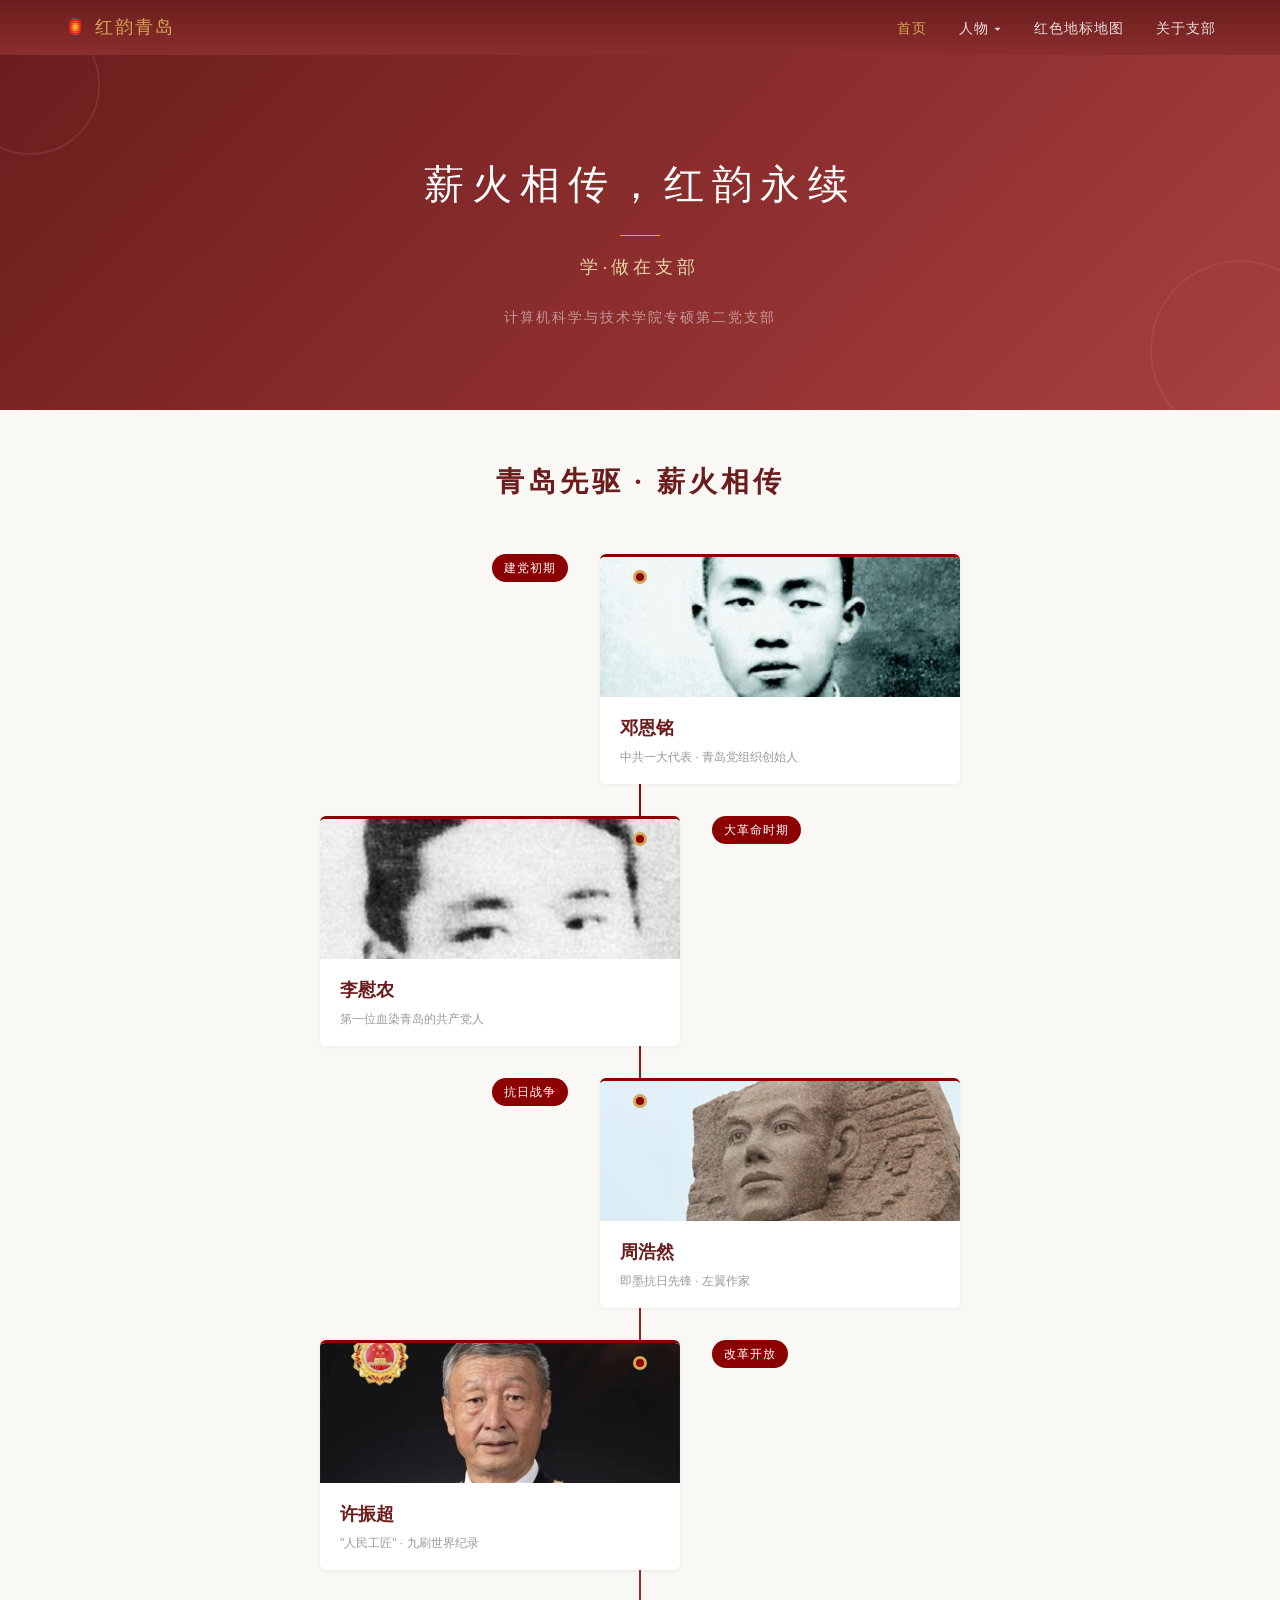
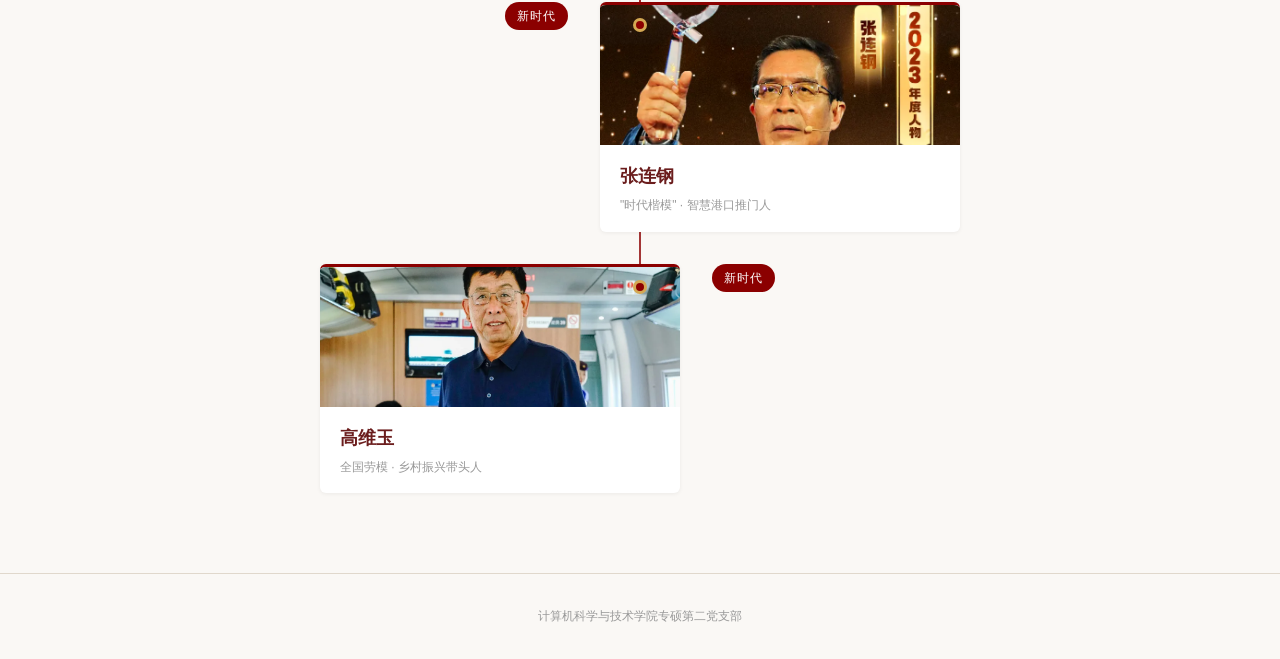
<file: index.html>
<!DOCTYPE html>
<html lang="zh-CN">
<head>
  <meta charset="UTF-8">
  <meta name="viewport" content="width=device-width, initial-scale=1.0">
  <title>红韵青岛·数智传薪</title>
  <link rel="stylesheet" href="css/style.css">
</head>
<body>

  <nav class="nav">
    <div class="container">
      <a href="index.html" class="nav-brand">🏮 红韵青岛</a>
      <button class="nav-toggle" aria-label="菜单">☰</button>
      <ul class="nav-links">
        <li><a href="index.html" class="active">首页</a></li>
        <li class="nav-dropdown">
          <a href="#">人物 ▾</a>
          <div class="nav-dropdown-menu">
            <div class="dropdown-period">建党初期 / 大革命</div>
            <a href="characters/dengenming.html">邓恩铭</a>
            <a href="characters/liweinong.html">李慰农</a>
            <div class="dropdown-period">抗日战争</div>
            <a href="characters/zhouhaoran.html">周浩然</a>
            <div class="dropdown-period">改革开放</div>
            <a href="characters/xuzhenchao.html">许振超</a>
            <div class="dropdown-period">新时代</div>
            <a href="characters/zhangliangang.html">张连钢</a>
            <a href="characters/gaoweiyu.html">高维玉</a>
          </div>
        </li>
        <li><a href="map.html">红色地标地图</a></li>
        <li><a href="about.html">关于支部</a></li>
      </ul>
    </div>
  </nav>

  <section class="hero">
    <div class="hero-content">
      <h1>薪火相传，红韵永续</h1>
      <div class="hero-divider"></div>
      <p class="subtitle">学·做在支部</p>
      <p class="branch-name">计算机科学与技术学院专硕第二党支部</p>
    </div>
  </section>

  <section class="timeline-section">
    <div class="container">
      <h2 class="serif">青岛先驱 · 薪火相传</h2>
      <div class="home-timeline" id="home-timeline"></div>
    </div>
  </section>

  <footer style="text-align:center;padding:2rem 0;color:var(--color-text-muted);font-size:var(--font-size-xs);border-top:1px solid var(--color-border);">
    <p>计算机科学与技术学院专硕第二党支部</p>
  </footer>

  <script src="js/data.js"></script>
  <script src="js/main.js"></script>
  <script>
    document.addEventListener('DOMContentLoaded', function() {
      renderHomeTimeline();
    });
  </script>
</body>
</html>
</file>
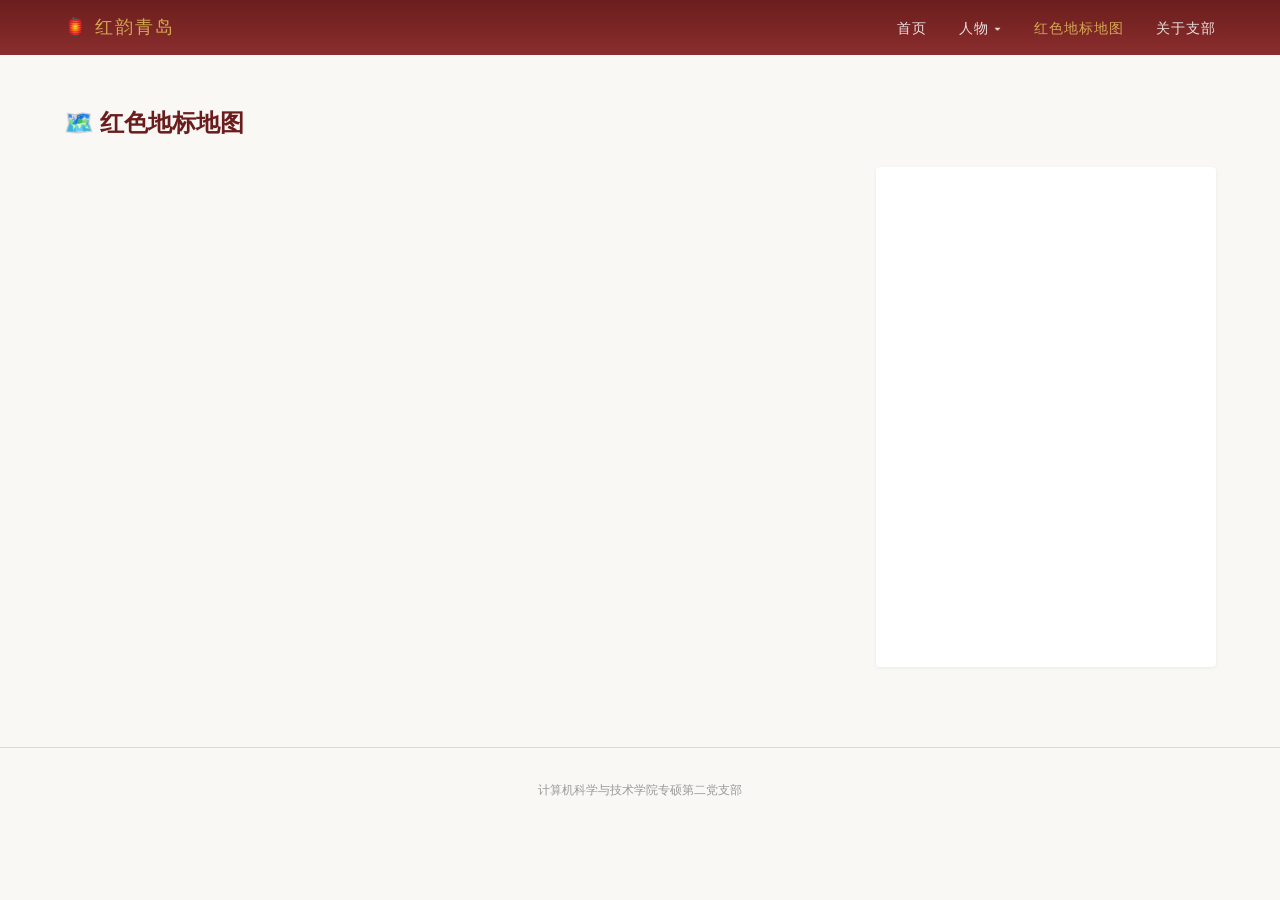
<file: map.html>
<!DOCTYPE html>
<html lang="zh-CN">

<head>
  <meta charset="UTF-8">
  <meta name="viewport" content="width=device-width, initial-scale=1.0">
  <title>红色地标地图 — 红韵青岛·数智传薪</title>
  <link rel="stylesheet" href="css/style.css">
</head>

<body>

  <nav class="nav">
    <div class="container">
      <a href="index.html" class="nav-brand">🏮 红韵青岛</a>
      <button class="nav-toggle" aria-label="菜单">☰</button>
      <ul class="nav-links">
        <li><a href="index.html">首页</a></li>
        <li class="nav-dropdown">
          <a href="#">人物 ▾</a>
          <div class="nav-dropdown-menu">
            <div class="dropdown-period">建党初期 / 大革命</div>
            <a href="characters/dengenming.html">邓恩铭</a>
            <a href="characters/liweinong.html">李慰农</a>
            <div class="dropdown-period">抗日战争</div>
            <a href="characters/zhouhaoran.html">周浩然</a>
            <div class="dropdown-period">改革开放</div>
            <a href="characters/xuzhenchao.html">许振超</a>
            <div class="dropdown-period">新时代</div>
            <a href="characters/zhangliangang.html">张连钢</a>
            <a href="characters/gaoweiyu.html">高维玉</a>
          </div>
        </li>
        <li><a href="map.html" class="active">红色地标地图</a></li>
        <li><a href="about.html">关于支部</a></li>
      </ul>
    </div>
  </nav>

  <section class="section">
    <div class="container">
      <h2 class="serif" style="margin-bottom:var(--space-lg);">🗺️ 红色地标地图</h2>
      <div class="map-sidebar">
        <div id="map" style="flex:1;"></div>
        <div class="landmark-list" id="landmark-list"></div>
      </div>
    </div>
  </section>

  <footer
    style="text-align:center;padding:2rem 0;color:var(--color-text-muted);font-size:var(--font-size-xs);border-top:1px solid var(--color-border);margin-top:2rem;">
    <p>计算机科学与技术学院专硕第二党支部</p>
  </footer>

  <script src="js/data.js"></script>
  <script src="js/main.js"></script>
  <!-- 高德地图 JS API -- Replace YOUR_AMAP_KEY before deployment -->
  <script src="https://webapi.amap.com/maps?v=2.0&key=9fc67377fd2eda91bb2b6f60efa00fcf"></script>
  <script src="js/map.js"></script>
</body>

</html>
</file>
<file: css/style.css>
/* === CSS Custom Properties === */
:root {
  /* 主色调 */
  --color-primary-dark: #6B1D1D;
  --color-primary: #8B2D2D;
  --color-primary-light: #A84040;
  --color-accent: #8B0000;
  --color-gold: #D4A853;
  --color-gold-light: #E8D5A3;

  /* 中性色 */
  --color-bg: #FAF8F5;
  --color-bg-warm: #F5F0EB;
  --color-white: #FFFFFF;
  --color-text: #333333;
  --color-text-light: #555555;
  --color-text-muted: #999999;
  --color-border: #E0D8CC;

  /* 排版 */
  --font-heading: 'Noto Serif SC', 'STSong', 'SimSun', 'Songti SC', serif;
  --font-body: 'Noto Sans SC', 'PingFang SC', 'Microsoft YaHei', 'Helvetica Neue', sans-serif;
  --font-size-xs: 0.75rem;
  --font-size-sm: 0.875rem;
  --font-size-base: 1rem;
  --font-size-lg: 1.125rem;
  --font-size-xl: 1.375rem;
  --font-size-2xl: 1.75rem;
  --font-size-3xl: 2.25rem;

  /* 间距 */
  --space-xs: 0.25rem;
  --space-sm: 0.5rem;
  --space-md: 1rem;
  --space-lg: 1.5rem;
  --space-xl: 2rem;
  --space-2xl: 3rem;

  /* 圆角 */
  --radius-sm: 4px;
  --radius-md: 6px;
  --radius-lg: 8px;

  /* 阴影 */
  --shadow-sm: 0 1px 4px rgba(0,0,0,0.06);
  --shadow-md: 0 2px 8px rgba(0,0,0,0.08);
}

/* === Reset === */
*, *::before, *::after {
  box-sizing: border-box;
  margin: 0;
  padding: 0;
}

html { font-size: 16px; scroll-behavior: smooth; }

body {
  font-family: var(--font-body);
  color: var(--color-text);
  background: var(--color-bg);
  line-height: 1.7;
  -webkit-font-smoothing: antialiased;
}

a { color: var(--color-accent); text-decoration: none; }
a:hover { text-decoration: underline; }
img { max-width: 100%; height: auto; display: block; }

/* === Typography === */
h1, h2, h3, h4 { font-family: var(--font-heading); color: var(--color-primary-dark); }
.serif { font-family: var(--font-heading); }

/* === Layout Utilities === */
.container {
  max-width: 1200px;
  margin: 0 auto;
  padding: 0 var(--space-lg);
}

.section {
  padding: var(--space-2xl) 0;
}

/* === Button Styles === */
.btn {
  display: inline-block;
  padding: 0.5rem 1.25rem;
  border: 1px solid var(--color-accent);
  color: var(--color-accent);
  border-radius: var(--radius-sm);
  font-size: var(--font-size-sm);
  cursor: pointer;
  transition: all 0.2s;
  letter-spacing: 0.5px;
}
.btn:hover {
  background: var(--color-accent);
  color: var(--color-white);
  text-decoration: none;
}

/* === Navigation === */
.nav {
  background: linear-gradient(180deg, var(--color-primary-dark), var(--color-primary));
  padding: 0.75rem 0;
  position: sticky;
  top: 0;
  z-index: 100;
}

.nav .container {
  display: flex;
  align-items: center;
  justify-content: space-between;
}

.nav-brand {
  font-family: var(--font-heading);
  color: var(--color-gold);
  font-size: var(--font-size-lg);
  letter-spacing: 2px;
}
.nav-brand:hover { text-decoration: none; }

.nav-links {
  display: flex;
  gap: var(--space-xl);
  list-style: none;
}

.nav-links a {
  color: rgba(255,255,255,0.85);
  font-size: var(--font-size-sm);
  letter-spacing: 1px;
  transition: color 0.2s;
}
.nav-links a:hover,
.nav-links a.active {
  color: var(--color-gold);
  text-decoration: none;
}

/* 人物下拉 */
.nav-dropdown {
  position: relative;
}

.nav-dropdown-menu {
  display: none;
  position: absolute;
  top: 100%;
  left: 0;
  background: var(--color-white);
  border-radius: var(--radius-sm);
  box-shadow: var(--shadow-md);
  min-width: 180px;
  padding: var(--space-sm) 0;
  z-index: 200;
}

.nav-dropdown:hover .nav-dropdown-menu {
  display: block;
}

.nav-dropdown-menu a {
  display: block;
  padding: 0.5rem 1.25rem;
  color: var(--color-text) !important;
  font-size: var(--font-size-sm);
}
.nav-dropdown-menu a:hover {
  background: var(--color-bg-warm);
  color: var(--color-accent) !important;
}

.dropdown-period {
  padding: 0.5rem 1.25rem 0.25rem;
  font-size: var(--font-size-xs);
  color: var(--color-text-muted);
  font-weight: bold;
  letter-spacing: 1px;
}

/* 移动端汉堡菜单 */
.nav-toggle {
  display: none;
  background: none;
  border: none;
  color: var(--color-gold);
  font-size: 1.5rem;
  cursor: pointer;
}

@media (max-width: 768px) {
  .nav-links {
    display: none;
    position: absolute;
    top: 100%;
    left: 0;
    right: 0;
    background: var(--color-primary-dark);
    flex-direction: column;
    padding: var(--space-md);
    gap: var(--space-sm);
  }
  .nav-links.open { display: flex; }
  .nav-toggle { display: block; }
  .nav-dropdown-menu {
    position: static;
    background: rgba(255,255,255,0.1);
    box-shadow: none;
  }
  .nav-dropdown-menu a { color: rgba(255,255,255,0.8) !important; }
}

/* === Character Detail Page === */
.char-header {
  background: linear-gradient(180deg, var(--color-primary-dark), var(--color-primary));
  color: var(--color-white);
  padding: var(--space-2xl) 0;
}

.char-header .container {
  display: flex;
  align-items: center;
  gap: var(--space-xl);
}

.char-photo {
  width: 160px;
  height: 200px;
  border-radius: var(--radius-sm);
  object-fit: cover;
  border: 3px solid var(--color-gold);
  flex-shrink: 0;
  background: var(--color-bg-warm);
}

.char-photo-placeholder {
  width: 160px;
  height: 200px;
  border-radius: var(--radius-sm);
  border: 3px solid var(--color-gold);
  flex-shrink: 0;
  background: rgba(255,255,255,0.1);
  display: flex;
  align-items: center;
  justify-content: center;
  font-size: 3rem;
  color: rgba(255,255,255,0.3);
}

.char-info h1 {
  color: var(--color-white);
  font-size: var(--font-size-3xl);
  margin-bottom: var(--space-xs);
}

.char-info .identity {
  color: var(--color-gold-light);
  font-size: var(--font-size-base);
  margin-bottom: var(--space-xs);
}

.char-info .lifespan {
  color: rgba(255,255,255,0.6);
  font-size: var(--font-size-sm);
}

.char-quote {
  margin-top: var(--space-md);
  padding-left: var(--space-md);
  border-left: 3px solid var(--color-gold);
  font-family: var(--font-heading);
  font-style: italic;
  color: var(--color-gold-light);
  font-size: var(--font-size-lg);
}

/* === Tab Navigation === */
.tabs-nav {
  display: flex;
  border-bottom: 2px solid var(--color-border);
  background: var(--color-white);
}

.tabs-nav .container {
  display: flex;
  gap: 0;
}

.tab-btn {
  padding: 0.875rem 1.75rem;
  background: none;
  border: none;
  border-bottom: 2px solid transparent;
  margin-bottom: -2px;
  font-family: var(--font-body);
  font-size: var(--font-size-sm);
  color: var(--color-text-light);
  cursor: pointer;
  transition: all 0.2s;
  letter-spacing: 1px;
}

.tab-btn:hover { color: var(--color-accent); }

.tab-btn.active {
  color: var(--color-accent);
  border-bottom-color: var(--color-accent);
  font-weight: bold;
}

.tab-content { display: none; }
.tab-content.active { display: block; }

.tab-panel {
  padding: var(--space-2xl) 0;
  min-height: 300px;
}

/* === Tab 1: 生平 (Bio) === */
.bio-layout {
  display: flex;
  gap: var(--space-xl);
  align-items: flex-start;
}

.bio-sidebar {
  width: 220px;
  flex-shrink: 0;
}

.bio-photo {
  width: 100%;
  height: 260px;
  object-fit: cover;
  border-radius: var(--radius-sm);
  margin-bottom: var(--space-md);
  background: var(--color-bg-warm);
}

.bio-photo-placeholder {
  width: 100%;
  height: 260px;
  border-radius: var(--radius-sm);
  margin-bottom: var(--space-md);
  background: var(--color-bg-warm);
  display: flex;
  align-items: center;
  justify-content: center;
  font-size: 3rem;
  color: var(--color-border);
  border: 1px solid var(--color-border);
}

.info-table {
  width: 100%;
  border-collapse: collapse;
  background: var(--color-white);
  border-radius: var(--radius-sm);
  overflow: hidden;
  box-shadow: var(--shadow-sm);
}

.info-table td {
  padding: 0.625rem 0.875rem;
  font-size: var(--font-size-sm);
  border-bottom: 1px solid var(--color-bg-warm);
}

.info-table td:first-child {
  color: var(--color-accent);
  font-weight: bold;
  width: 35%;
  font-size: var(--font-size-xs);
}

.info-table td:last-child {
  color: var(--color-primary-dark);
}

.bio-timeline {
  flex: 1;
  position: relative;
  padding-left: 1.5rem;
  border-left: 2px solid var(--color-accent);
}

.timeline-item {
  position: relative;
  margin-bottom: 1.5rem;
}

.timeline-item::before {
  content: '';
  position: absolute;
  left: -1.65rem;
  top: 0.35rem;
  width: 10px;
  height: 10px;
  background: var(--color-accent);
  border: 2px solid var(--color-gold);
  border-radius: 50%;
}

.timeline-year {
  font-size: var(--font-size-xs);
  color: var(--color-accent);
  font-weight: bold;
  margin-bottom: 0.25rem;
}

.timeline-text {
  color: var(--color-text-light);
  line-height: 1.7;
}

/* === Tab 2: 故事 (Stories) === */
.story-item {
  background: var(--color-white);
  border-radius: var(--radius-md);
  box-shadow: var(--shadow-sm);
  margin-bottom: var(--space-md);
  overflow: hidden;
}

.story-header {
  padding: 1rem 1.5rem;
  display: flex;
  justify-content: space-between;
  align-items: center;
  cursor: pointer;
  border-bottom: 1px solid transparent;
  transition: background 0.2s;
}

.story-header:hover { background: var(--color-bg-warm); }

.story-header.open { border-bottom-color: var(--color-border); }

.story-number {
  font-size: var(--font-size-xs);
  color: var(--color-accent);
  font-weight: bold;
  letter-spacing: 1px;
}

.story-title {
  font-weight: bold;
  color: var(--color-primary-dark);
  margin-left: 0.75rem;
}

.story-arrow {
  color: var(--color-text-muted);
  font-size: var(--font-size-xs);
  margin-left: auto;
}

.story-header.open .story-arrow { color: var(--color-accent); }

.story-body {
  display: none;
  padding: 1.5rem;
  background: var(--color-bg);
}

.story-body.open {
  display: flex;
  gap: var(--space-lg);
}

.story-text {
  flex: 1;
  color: var(--color-text-light);
  line-height: 1.9;
}

/* === Tab 3: 红色印记 (Landmarks) === */
.landmark-card {
  display: flex;
  background: var(--color-white);
  border-radius: var(--radius-md);
  box-shadow: var(--shadow-sm);
  overflow: hidden;
  margin-bottom: var(--space-lg);
  cursor: pointer;
  transition: box-shadow 0.2s;
}

.landmark-card:hover { box-shadow: var(--shadow-md); }

.landmark-image {
  width: 180px;
  min-height: 150px;
  object-fit: cover;
  flex-shrink: 0;
  background: var(--color-bg-warm);
}

.landmark-image-placeholder {
  width: 180px;
  min-height: 150px;
  flex-shrink: 0;
  background: var(--color-bg-warm);
  display: flex;
  align-items: center;
  justify-content: center;
  font-size: 2rem;
  color: var(--color-border);
}

.landmark-info {
  padding: 1.25rem;
  flex: 1;
}

.landmark-info h3 {
  margin-bottom: 0.25rem;
  font-size: var(--font-size-lg);
}

.landmark-address {
  color: var(--color-accent);
  font-size: var(--font-size-sm);
  margin-bottom: 0.5rem;
}

.landmark-desc {
  color: var(--color-text-light);
  font-size: var(--font-size-sm);
  line-height: 1.7;
  margin-bottom: 0.5rem;
}

.landmark-meta {
  font-size: var(--font-size-xs);
  color: var(--color-accent);
}

/* === Tab 4: 影像资料 (Media) === */
.media-list {
  background: var(--color-white);
  border-radius: var(--radius-sm);
  box-shadow: var(--shadow-sm);
}

.media-item {
  display: flex;
  align-items: center;
  justify-content: space-between;
  padding: 0.875rem 1.5rem;
  border-bottom: 1px solid var(--color-bg-warm);
}

.media-item:last-child { border-bottom: none; }

.media-left {
  display: flex;
  align-items: center;
  gap: 0.75rem;
}

.media-icon { font-size: 1.25rem; }

.media-info h4 {
  font-size: var(--font-size-sm);
  margin-bottom: 0.125rem;
}

.media-source {
  font-size: var(--font-size-xs);
  color: var(--color-text-muted);
}

.media-link { flex-shrink: 0; }

/* === Homepage === */
.hero {
  background: linear-gradient(135deg, var(--color-primary-dark), var(--color-primary), var(--color-primary-light));
  padding: 6rem 0 5rem;
  text-align: center;
  color: var(--color-white);
  position: relative;
  overflow: hidden;
}

.hero::before {
  content: '';
  position: absolute;
  top: -40px; left: -40px;
  width: 140px; height: 140px;
  border: 2px solid rgba(255,255,255,0.08);
  border-radius: 50%;
}

.hero::after {
  content: '';
  position: absolute;
  bottom: -30px; right: -50px;
  width: 180px; height: 180px;
  border: 2px solid rgba(255,255,255,0.06);
  border-radius: 50%;
}

.hero-content { position: relative; z-index: 1; }

.hero h1 {
  color: var(--color-white);
  font-size: 2.5rem;
  letter-spacing: 8px;
  margin-bottom: 0.75rem;
  font-weight: normal;
}

.hero .subtitle {
  color: var(--color-gold-light);
  font-size: var(--font-size-lg);
  letter-spacing: 4px;
  margin-bottom: 0.5rem;
}

.hero .branch-name {
  color: rgba(255,255,255,0.5);
  font-size: var(--font-size-sm);
  margin-top: 1.5rem;
  letter-spacing: 2px;
}

.hero-divider {
  width: 40px;
  height: 1px;
  background: var(--color-gold);
  margin: 1rem auto;
}

.timeline-section { padding: var(--space-2xl) 0; }

.timeline-section h2 {
  text-align: center;
  margin-bottom: var(--space-2xl);
  font-size: var(--font-size-2xl);
  letter-spacing: 4px;
}

.home-timeline {
  position: relative;
  max-width: 800px;
  margin: 0 auto;
}

.home-timeline::before {
  content: '';
  position: absolute;
  left: 50%;
  top: 0;
  bottom: 0;
  width: 2px;
  background: linear-gradient(to bottom, var(--color-accent), var(--color-primary-light));
  transform: translateX(-50%);
}

.home-timeline-item {
  display: flex;
  align-items: flex-start;
  margin-bottom: var(--space-xl);
  position: relative;
}

.home-timeline-item:nth-child(odd) { flex-direction: row; }
.home-timeline-item:nth-child(even) { flex-direction: row-reverse; }

.timeline-card {
  width: 45%;
  background: var(--color-white);
  border-radius: var(--radius-md);
  box-shadow: var(--shadow-sm);
  overflow: hidden;
  border-top: 3px solid var(--color-accent);
  cursor: pointer;
  transition: box-shadow 0.2s, transform 0.2s;
}

.timeline-card:hover {
  box-shadow: var(--shadow-md);
  transform: translateY(-2px);
}

.timeline-card-image {
  height: 140px;
  background: var(--color-bg-warm);
  display: flex;
  align-items: center;
  justify-content: center;
  font-size: 2.5rem;
  color: var(--color-border);
  overflow: hidden;
}

.timeline-card-image img {
  width: 100%;
  height: 100%;
  object-fit: cover;
  object-position: center 25%;
}

.timeline-card-body { padding: 1rem 1.25rem; }

.timeline-card-body h3 {
  font-size: var(--font-size-lg);
  margin-bottom: 0.25rem;
  color: var(--color-primary-dark);
}

.timeline-card-body .card-identity {
  font-size: var(--font-size-xs);
  color: var(--color-text-muted);
}

.timeline-dot {
  position: absolute;
  left: 50%;
  top: 1rem;
  width: 14px;
  height: 14px;
  background: var(--color-accent);
  border: 3px solid var(--color-gold);
  border-radius: 50%;
  transform: translateX(-50%);
  z-index: 1;
}

.timeline-period-label {
  width: 45%;
  display: flex;
  align-items: center;
}

.home-timeline-item:nth-child(odd) .timeline-period-label {
  justify-content: flex-end;
  padding-right: var(--space-xl);
}

.home-timeline-item:nth-child(even) .timeline-period-label {
  padding-left: var(--space-xl);
}

.period-badge {
  display: inline-block;
  padding: 0.25rem 0.75rem;
  background: var(--color-accent);
  color: var(--color-white);
  font-size: var(--font-size-xs);
  border-radius: 100px;
  letter-spacing: 1px;
}

/* === Map Page === */
#map {
  height: 500px;
  border-radius: var(--radius-sm);
}

.map-sidebar {
  display: flex;
  gap: var(--space-lg);
}

.landmark-list {
  width: 340px;
  flex-shrink: 0;
  max-height: 500px;
  overflow-y: auto;
  background: var(--color-white);
  border-radius: var(--radius-sm);
  box-shadow: var(--shadow-sm);
}

.landmark-list-item {
  padding: 0.75rem 1rem;
  border-left: 3px solid transparent;
  cursor: pointer;
  border-bottom: 1px solid var(--color-bg-warm);
  transition: all 0.2s;
}

.landmark-list-item:hover,
.landmark-list-item.active {
  border-left-color: var(--color-accent);
  background: var(--color-bg-warm);
}

.landmark-list-item h4 {
  font-size: var(--font-size-sm);
  margin-bottom: 0.125rem;
}

.landmark-list-item p {
  font-size: var(--font-size-xs);
  color: var(--color-text-muted);
}

/* === About Page === */
.about-section {
  max-width: 800px;
  margin: 0 auto;
}

.about-section h2 {
  font-size: var(--font-size-2xl);
  margin-bottom: var(--space-lg);
  text-align: center;
  letter-spacing: 4px;
}

.about-intro {
  background: var(--color-white);
  padding: var(--space-xl);
  border-radius: var(--radius-md);
  box-shadow: var(--shadow-sm);
  line-height: 1.9;
  margin-bottom: var(--space-2xl);
  border-left: 4px solid var(--color-accent);
}

.photo-wall {
  display: grid;
  grid-template-columns: repeat(3, 1fr);
  gap: var(--space-md);
  margin-bottom: var(--space-2xl);
}

.photo-wall-item {
  aspect-ratio: 4 / 3;
  background: var(--color-bg-warm);
  border-radius: var(--radius-sm);
  display: flex;
  align-items: center;
  justify-content: center;
  font-size: 2rem;
  color: var(--color-border);
  border: 1px solid var(--color-border);
  overflow: hidden;
}

.photo-wall-item img {
  width: 100%;
  height: 100%;
  object-fit: cover;
}

.qrcode-section {
  text-align: center;
  padding: var(--space-xl);
  background: var(--color-white);
  border-radius: var(--radius-md);
  box-shadow: var(--shadow-sm);
}

.qrcode-section h3 {
  margin-bottom: var(--space-md);
}

.qrcode-placeholder {
  width: 180px;
  height: 180px;
  margin: 0 auto;
  background: var(--color-bg-warm);
  border-radius: var(--radius-sm);
  display: flex;
  align-items: center;
  justify-content: center;
  font-size: 3rem;
  color: var(--color-border);
  border: 1px solid var(--color-border);
}

.qrcode-placeholder img {
  width: 100%;
  height: 100%;
  object-fit: contain;
}

/* === Responsive === */
@media (max-width: 768px) {
  :root {
    --font-size-3xl: 1.75rem;
    --font-size-2xl: 1.5rem;
  }

  /* 首页 Hero */
  .hero { padding: 3rem 0 2.5rem; }
  .hero h1 { font-size: 1.5rem; letter-spacing: 4px; }
  .hero .subtitle { font-size: var(--font-size-sm); }

  /* 首页时间轴 -> 改为左对齐单列 */
  .home-timeline::before { left: 20px; }
  .home-timeline-item {
    flex-direction: row !important;
    padding-left: 3rem;
  }
  .home-timeline-item:nth-child(odd),
  .home-timeline-item:nth-child(even) {
    flex-direction: row !important;
  }
  .timeline-dot { left: 20px; }
  .timeline-card { width: 100%; }
  .timeline-period-label { display: none; }

  /* 人物详情页 */
  .char-header .container {
    flex-direction: column;
    text-align: center;
  }
  .char-photo, .char-photo-placeholder {
    width: 120px;
    height: 150px;
  }
  .bio-layout { flex-direction: column; }
  .bio-sidebar {
    width: 100%;
    display: flex;
    gap: var(--space-md);
    flex-direction: row;
  }
  .bio-photo, .bio-photo-placeholder {
    width: 120px;
    height: 150px;
    flex-shrink: 0;
  }
  .info-table { flex: 1; }

  .story-body.open { flex-direction: column; }

  .landmark-card { flex-direction: column; }
  .landmark-image, .landmark-image-placeholder {
    width: 100%;
    height: 180px;
  }

  .media-item {
    flex-direction: column;
    align-items: flex-start;
    gap: var(--space-sm);
  }

  /* Tabs */
  .tabs-nav .container {
    overflow-x: auto;
    -webkit-overflow-scrolling: touch;
  }
  .tab-btn {
    padding: 0.625rem 1rem;
    font-size: var(--font-size-xs);
    white-space: nowrap;
  }

  /* 地图页 */
  .map-sidebar { flex-direction: column; }
  .landmark-list {
    width: 100%;
    max-height: 200px;
  }
  #map { height: 350px; }

  /* 关于页 */
  .photo-wall { grid-template-columns: repeat(2, 1fr); }
}

@media (max-width: 480px) {
  .hero h1 { font-size: 1.25rem; letter-spacing: 2px; }
  .container { padding: 0 var(--space-md); }
  .photo-wall { grid-template-columns: repeat(2, 1fr); }
  .bio-sidebar { flex-direction: column; }
  .bio-photo, .bio-photo-placeholder {
    width: 100%;
    height: 200px;
  }
}
</file>
